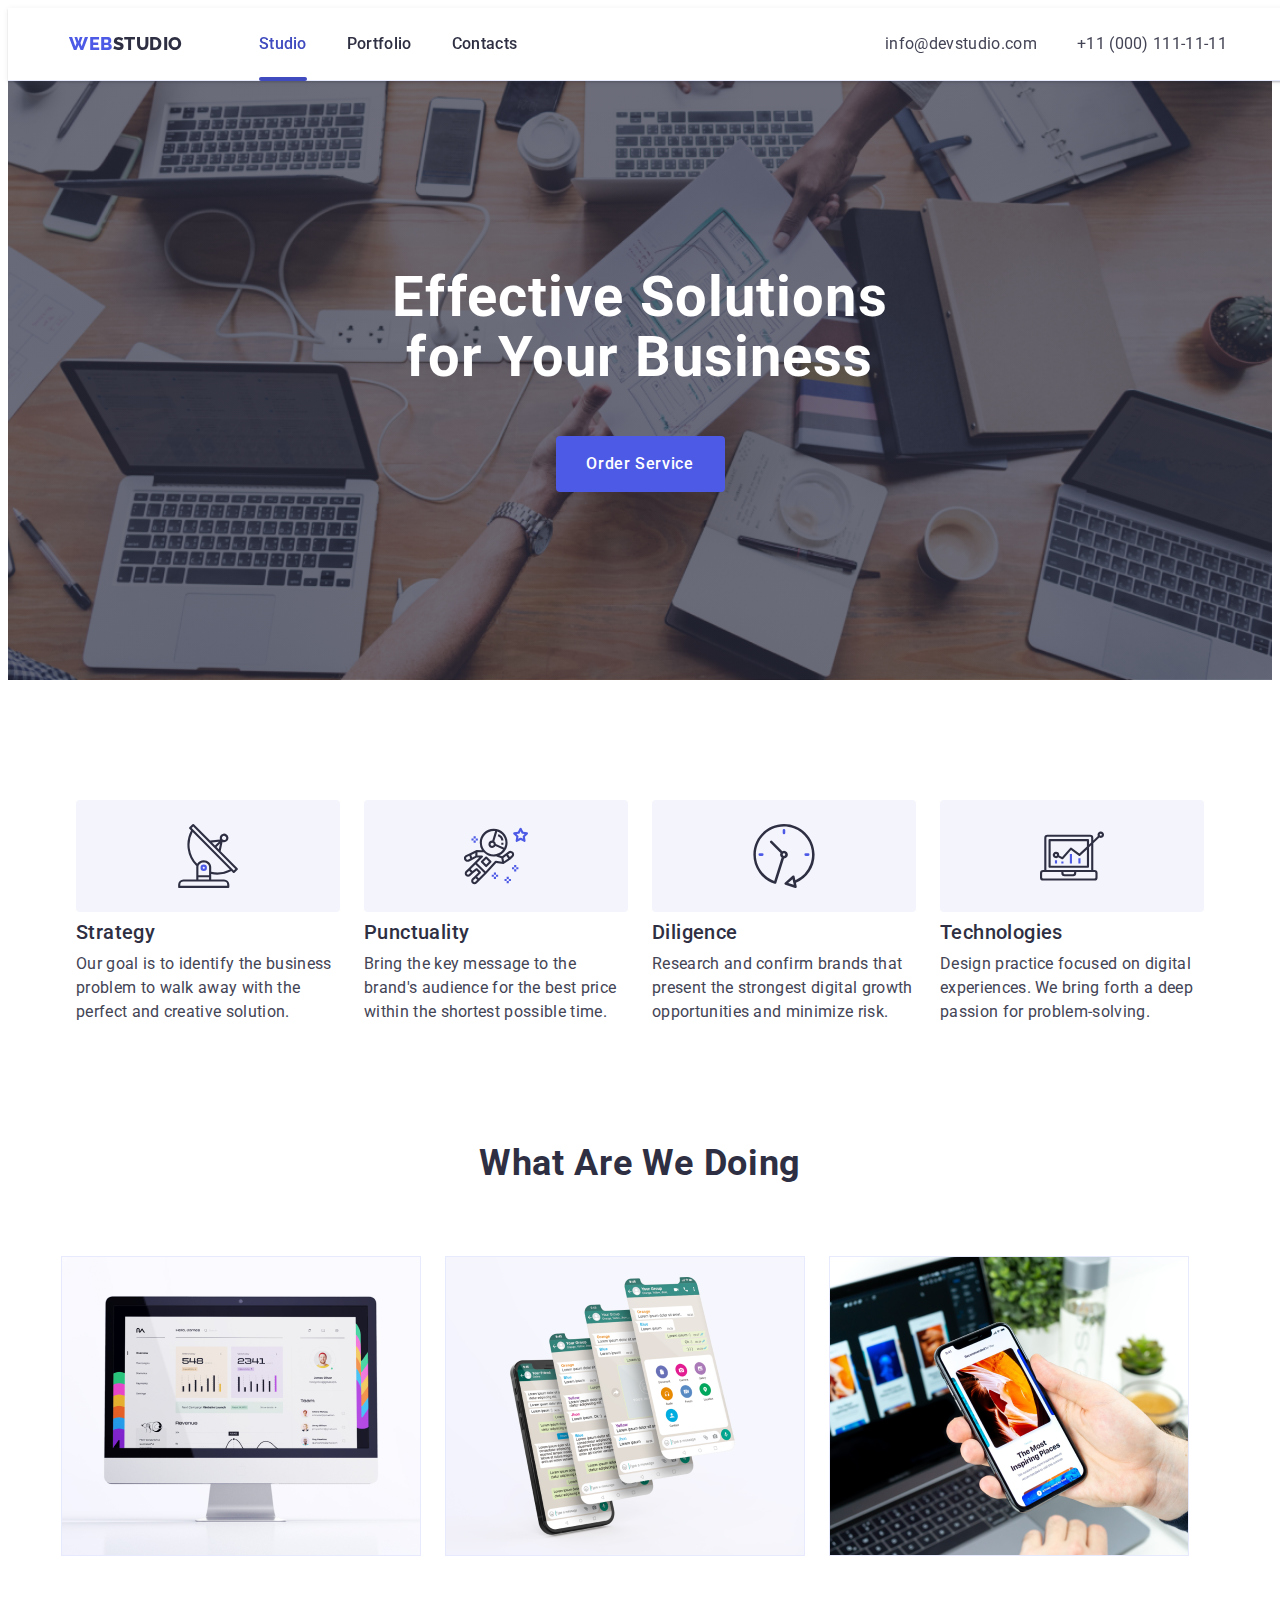
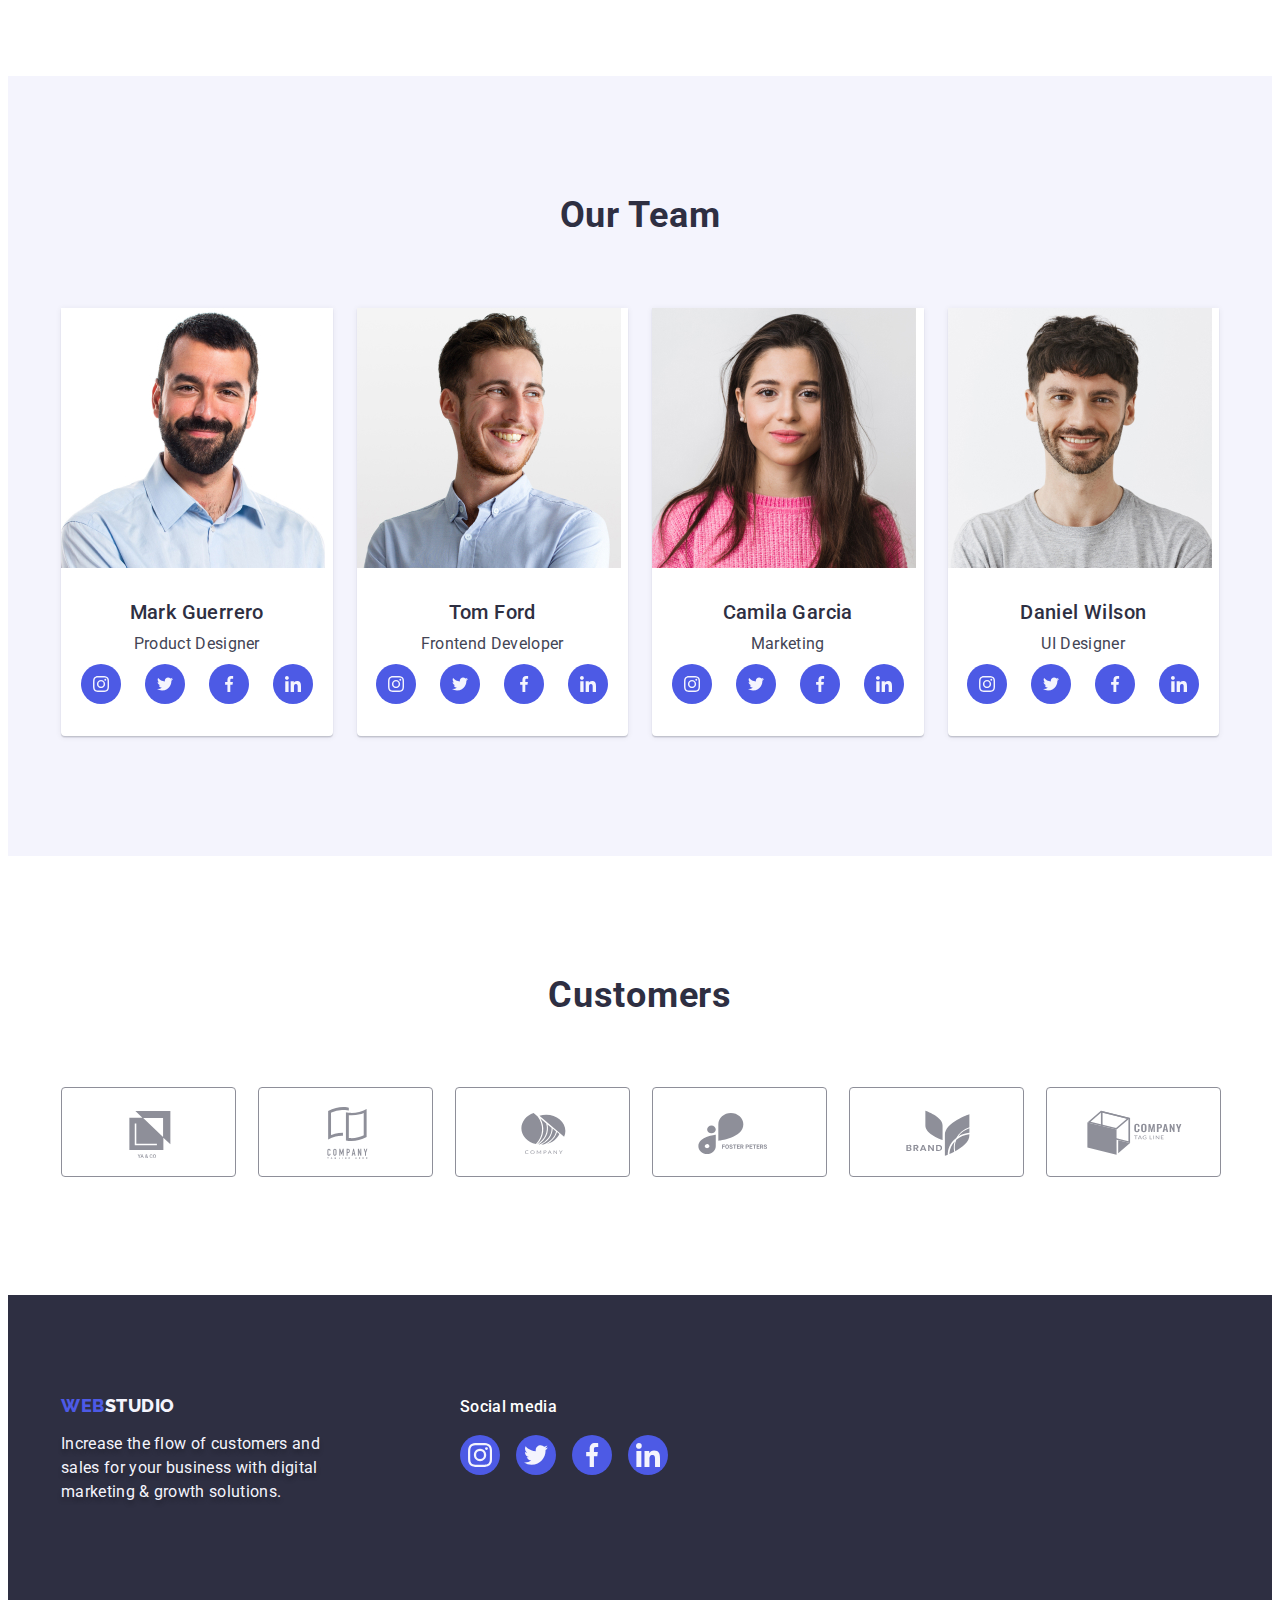
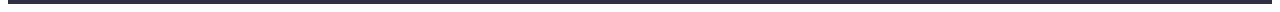
<file: index.html>
<!DOCTYPE html>
<html lang="en">
  <head>
    <meta charset="UTF-8" />
    <meta http-equiv="X-UA-Compatible" content="IE=edge" />
    <meta name="viewport" content="width=device-width, initial-scale=1.0" />
    <title>STUDIO</title>
    <link
      rel="stylesheet"
      href="https://cdnjs.cloudflare.com/ajax/libs/modern-normalize/1.1.0/modern-normalize.min.css"
      integrity="sha512-wpPYUAdjBVSE4KJnH1VR1HeZfpl1ub8YT/NKx4PuQ5NmX2tKuGu6U/JRp5y+Y8XG2tV+wKQpNHVUX03MfMFn9Q=="
      crossorigin="anonymous"
      referrerpolicy="no-referrer"
    />
    <link rel="preconnect" href="https://fonts.googleapis.com" />
    <link rel="preconnect" href="https://fonts.gstatic.com" crossorigin />
    <link
      href="https://fonts.googleapis.com/css2?family=Raleway:wght@800&family=Roboto:wght@400;500;700&display=swap"
      rel="stylesheet"
    />
    <link rel="stylesheet" href="./css/style.css" />
  </head>
  <body>
    <!-- Header -->
    <header class="header">
      <div class="container header-page">
        <nav class="navigation list">
          <a class="logo link" href="./index.html"
            >Web<span class="studio">Studio</span></a
          >
          <ul class="nav list">
            <li>
              <a class="nav-page active link" href="./index.html">Studio</a>
            </li>
            <li>
              <a class="nav-page link" href="./portfolio.html">Portfolio</a>
            </li>
            <li><a class="nav-page link" href="">Contacts</a></li>
          </ul>
        </nav>
        <address class="address">
          <ul class="data list">
            <li>
              <a class="data-item link" href="mailto:info@devstudio.com"
                >info@devstudio.com</a
              >
            </li>
            <li>
              <a class="data-item link" href="tel:+110001111111"
                >+11 (000) 111-11-11</a
              >
            </li>
          </ul>
        </address>
      </div>
    </header>
    <!-- main -->
    <main>
      <!-- section 1  -->
      <section class="title">
        <div class="container cont-title">
          <h1 class="title-about">Effective Solutions for Your Business</h1>
          <button data-modal-open class="title-btn" type="button">
            Order Service
          </button>
        </div>
      </section>
      <!-- section 2 -->
      <section class="feature">
        <div class="container">
          <h2 class="feature-hidden">fuature</h2>
          <ul class="feature-items list">
            <li class="feature-list">
              <div class="feature-div-icon">
                <svg width="64" height="64" class="feature-icon">
                  <use href="./images/icons.svg#antenna"></use>
                </svg>
              </div>
              <h3 class="feature-sub">Strategy</h3>
              <p class="feature-sub-deck">
                Our goal is to identify the business problem to walk away with
                the perfect and creative solution.
              </p>
            </li>
            <li class="feature-list">
              <div class="feature-div-icon">
                <svg width="64" height="64" class="feature-icon">
                  <use href="./images/icons.svg#astronaut"></use>
                </svg>
              </div>
              <h3 class="feature-sub">Punctuality</h3>
              <p class="feature-sub-deck">
                Bring the key message to the brand's audience for the best price
                within the shortest possible time.
              </p>
            </li>
            <li class="feature-list">
              <div class="feature-div-icon">
                <svg width="64" height="64" class="feature-icon">
                  <use href="./images/icons.svg#clock"></use>
                </svg>
              </div>
              <h3 class="feature-sub">Diligence</h3>
              <p class="feature-sub-deck">
                Research and confirm brands that present the strongest digital
                growth opportunities and minimize risk.
              </p>
            </li>
            <li class="feature-list">
              <div class="feature-div-icon">
                <svg width="64" height="64" class="feature-icon">
                  <use href="./images/icons.svg#diagram"></use>
                </svg>
              </div>
              <h3 class="feature-sub">Technologies</h3>
              <p class="feature-sub-deck">
                Design practice focused on digital experiences. We bring forth a
                deep passion for problem-solving.
              </p>
            </li>
          </ul>
        </div>
      </section>
      <!-- section 3  -->
      <section class="work-title">
        <div class="container">
          <h2 class="works">What are we doing</h2>
          <ul class="works-list list">
            <li class="work-img">
              <img src="./images/feature/pc.jpg" alt="pc" width="360" />
            </li>
            <li class="work-img">
              <img src="./images/feature/tp.jpg" alt="tp" width="360" />
            </li>
            <li class="work-img">
              <img src="./images/feature/tp+pc.jpg" alt="pc+tp" width="360" />
            </li>
          </ul>
        </div>
      </section>

      <!-- section 4 -->
      <section class="team-title">
        <div class="container">
          <h2 class="team">Our Team</h2>
          <ul class="team-list list">
            <li class="team-img">
              <img src="./images/Face/MARK.jpg" alt="Mark" width="264" />
              <div class="img-desk">
                <h3 class="team-name">Mark Guerrero</h3>
                <p class="team-desc">Product Designer</p>
                <ul class="team-ul list">
                  <li class="team-li">
                    <a class="team-a" href="">
                      <svg width="16" height="16" class="team-svg">
                        <use href="./images/icons.svg#instagram"></use>
                      </svg>
                    </a>
                  </li>
                  <li class="team-li">
                    <a class="team-a" href="">
                      <svg width="16" height="16" class="team-svg">
                        <use href="./images/icons.svg#twitter"></use>
                      </svg>
                    </a>
                  </li>
                  <li class="team-li">
                    <a class="team-a" href="">
                      <svg width="16" height="16" class="team-svg">
                        <use href="./images/icons.svg#facebook"></use>
                      </svg>
                    </a>
                  </li>
                  <li class="team-li">
                    <a class="team-a" href="">
                      <svg width="16" height="16" class="team-svg">
                        <use href="./images/icons.svg#linkedin"></use>
                      </svg>
                    </a>
                  </li>
                </ul>
              </div>
            </li>
            <li class="team-img">
              <img src="./images/Face/TOM.jpg" alt="Tom" width="264" />
              <div class="img-desk">
                <h3 class="team-name">Tom Ford</h3>
                <p class="team-desc">Frontend Developer</p>
                <ul class="team-ul list">
                  <li class="team-li">
                    <a class="team-a" href="">
                      <svg width="16" height="16" class="team-svg">
                        <use href="./images/icons.svg#instagram"></use>
                      </svg>
                    </a>
                  </li>
                  <li class="team-li">
                    <a class="team-a" href="">
                      <svg width="16" height="16" class="team-svg">
                        <use href="./images/icons.svg#twitter"></use>
                      </svg>
                    </a>
                  </li>
                  <li class="team-li">
                    <a class="team-a" href="">
                      <svg width="16" height="16" class="team-svg">
                        <use href="./images/icons.svg#facebook"></use>
                      </svg>
                    </a>
                  </li>
                  <li class="team-li">
                    <a class="team-a" href="">
                      <svg width="16" height="16" class="team-svg">
                        <use href="./images/icons.svg#linkedin"></use>
                      </svg>
                    </a>
                  </li>
                </ul>
              </div>
            </li>
            <li class="team-img">
              <img src="./images/Face/rfkdwsz.jpg" alt="Camila" width="264" />
              <div class="img-desk">
                <h3 class="team-name">Camila Garcia</h3>
                <p class="team-desc">Marketing</p>
                <ul class="team-ul list">
                  <li class="team-li">
                    <a class="team-a" href="">
                      <svg width="16" height="16" class="team-svg">
                        <use href="./images/icons.svg#instagram"></use>
                      </svg>
                    </a>
                  </li>
                  <li class="team-li">
                    <a class="team-a" href="">
                      <svg width="16" height="16" class="team-svg">
                        <use href="./images/icons.svg#twitter"></use>
                      </svg>
                    </a>
                  </li>
                  <li class="team-li">
                    <a class="team-a" href="">
                      <svg width="16" height="16" class="team-svg">
                        <use href="./images/icons.svg#facebook"></use>
                      </svg>
                    </a>
                  </li>
                  <li class="team-li">
                    <a class="team-a" href="">
                      <svg width="16" height="16" class="team-svg">
                        <use href="./images/icons.svg#linkedin"></use>
                      </svg>
                    </a>
                  </li>
                </ul>
              </div>
            </li>
            <li class="team-img">
              <img src="./images/Face/dskcjy.jpg" alt="DAinel" width="264" />
              <div class="img-desk">
                <h3 class="team-name">Daniel Wilson</h3>
                <p class="team-desc">UI Designer</p>

                <ul class="team-ul list">
                  <li class="team-li">
                    <a class="team-a" href="">
                      <svg width="16" height="16" class="team-svg">
                        <use href="./images/icons.svg#instagram"></use>
                      </svg>
                    </a>
                  </li>
                  <li class="team-li">
                    <a class="team-a" href="">
                      <svg width="16" height="16" class="team-svg">
                        <use href="./images/icons.svg#twitter"></use>
                      </svg>
                    </a>
                  </li>
                  <li class="team-li">
                    <a class="team-a" href="">
                      <svg width="16" height="16" class="team-svg">
                        <use href="./images/icons.svg#facebook"></use>
                      </svg>
                    </a>
                  </li>
                  <li class="team-li">
                    <a class="team-a" href="">
                      <svg width="16" height="16" class="team-svg">
                        <use href="./images/icons.svg#linkedin"></use>
                      </svg>
                    </a>
                  </li>
                </ul>
              </div>
            </li>
          </ul>
        </div>
        <!-- section 5 -->
      </section>
      <section class="customers">
        <div class="container">
          <h2 class="customers-head">Customers</h2>
          <ul class="customers-ul list">
            <li class="customers-li">
              <a class="customers-link" href="">
                <svg width="104" height="56" class="customers-icon">
                  <use href="./images/icons.svg#logo-1"></use>
                </svg>
              </a>
            </li>
            <li class="customers-li">
              <a class="customers-link" href="">
                <svg width="104" height="56" class="customers-icon">
                  <use href="./images/icons.svg#logo-2"></use>
                </svg>
              </a>
            </li>
            <li class="customers-li">
              <a class="customers-link" href="">
                <svg width="104" height="56" class="customers-icon">
                  <use href="./images/icons.svg#logo-3"></use>
                </svg>
              </a>
            </li>
            <li class="customers-li">
              <a class="customers-link" href="">
                <svg width="104" height="56" class="customers-icon">
                  <use href="./images/icons.svg#logo-4"></use>
                </svg>
              </a>
            </li>
            <li class="customers-li">
              <a class="customers-link" href="">
                <svg width="104" height="56" class="customers-icon">
                  <use href="./images/icons.svg#logo-5"></use>
                </svg>
              </a>
            </li>
            <li class="customers-li">
              <a class="customers-link" href="">
                <svg width="104" height="56" class="customers-icon">
                  <use href="./images/icons.svg#logo-6"></use>
                </svg>
              </a>
            </li>
          </ul>
        </div>
      </section>
    </main>
    <!-- Footer -->
    <footer class="footer">
      <div class="container footer-div">
        <div class="containe footer-div-log">
          <a class="logo-foot link" href="./index.html"
            >Web<span class="studio-foot">Studio</span></a
          >
          <p class="footer-desc">
            Increase the flow of customers and sales for your business with
            digital marketing & growth solutions.
          </p>
        </div>
        <div class="container footer-div-soc">
          <p class="social">Social media</p>
          <ul class="social-ul list">
            <li class="social-li">
              <a class="social-a" href="">
                <svg width="24" height="24" class="social-svg">
                  <use href="./images/icons.svg#instagram"></use>
                </svg>
              </a>
            </li>
            <li class="social-li">
              <a class="social-a" href="">
                <svg width="24" height="24" class="social-svg">
                  <use href="./images/icons.svg#twitter"></use>
                </svg>
              </a>
            </li>
            <li class="social-li">
              <a class="social-a" href="">
                <svg width="24" height="24" class="social-svg">
                  <use href="./images/icons.svg#facebook"></use>
                </svg>
              </a>
            </li>
            <li class="social-li">
              <a class="social-a" href="">
                <svg width="24" height="24" class="social-svg">
                  <use href="./images/icons.svg#linkedin"></use>
                </svg>
              </a>
            </li>
          </ul>
        </div>
      </div>
    </footer>
    <!-- Module Window -->
    <div class="backdrop is-hidden" data-modal>
      <div class="thumb-div">
        <button data-modal-close type="button" class="thumb-btn">
          <svg width="8" height="8" class="thumb-svg">
            <use href="./images/icons.svg#icon-close"></use>
          </svg>
        </button>
      </div>
    </div>
    <script src="./js/modal.js"></script>
  </body>
</html>
</file>
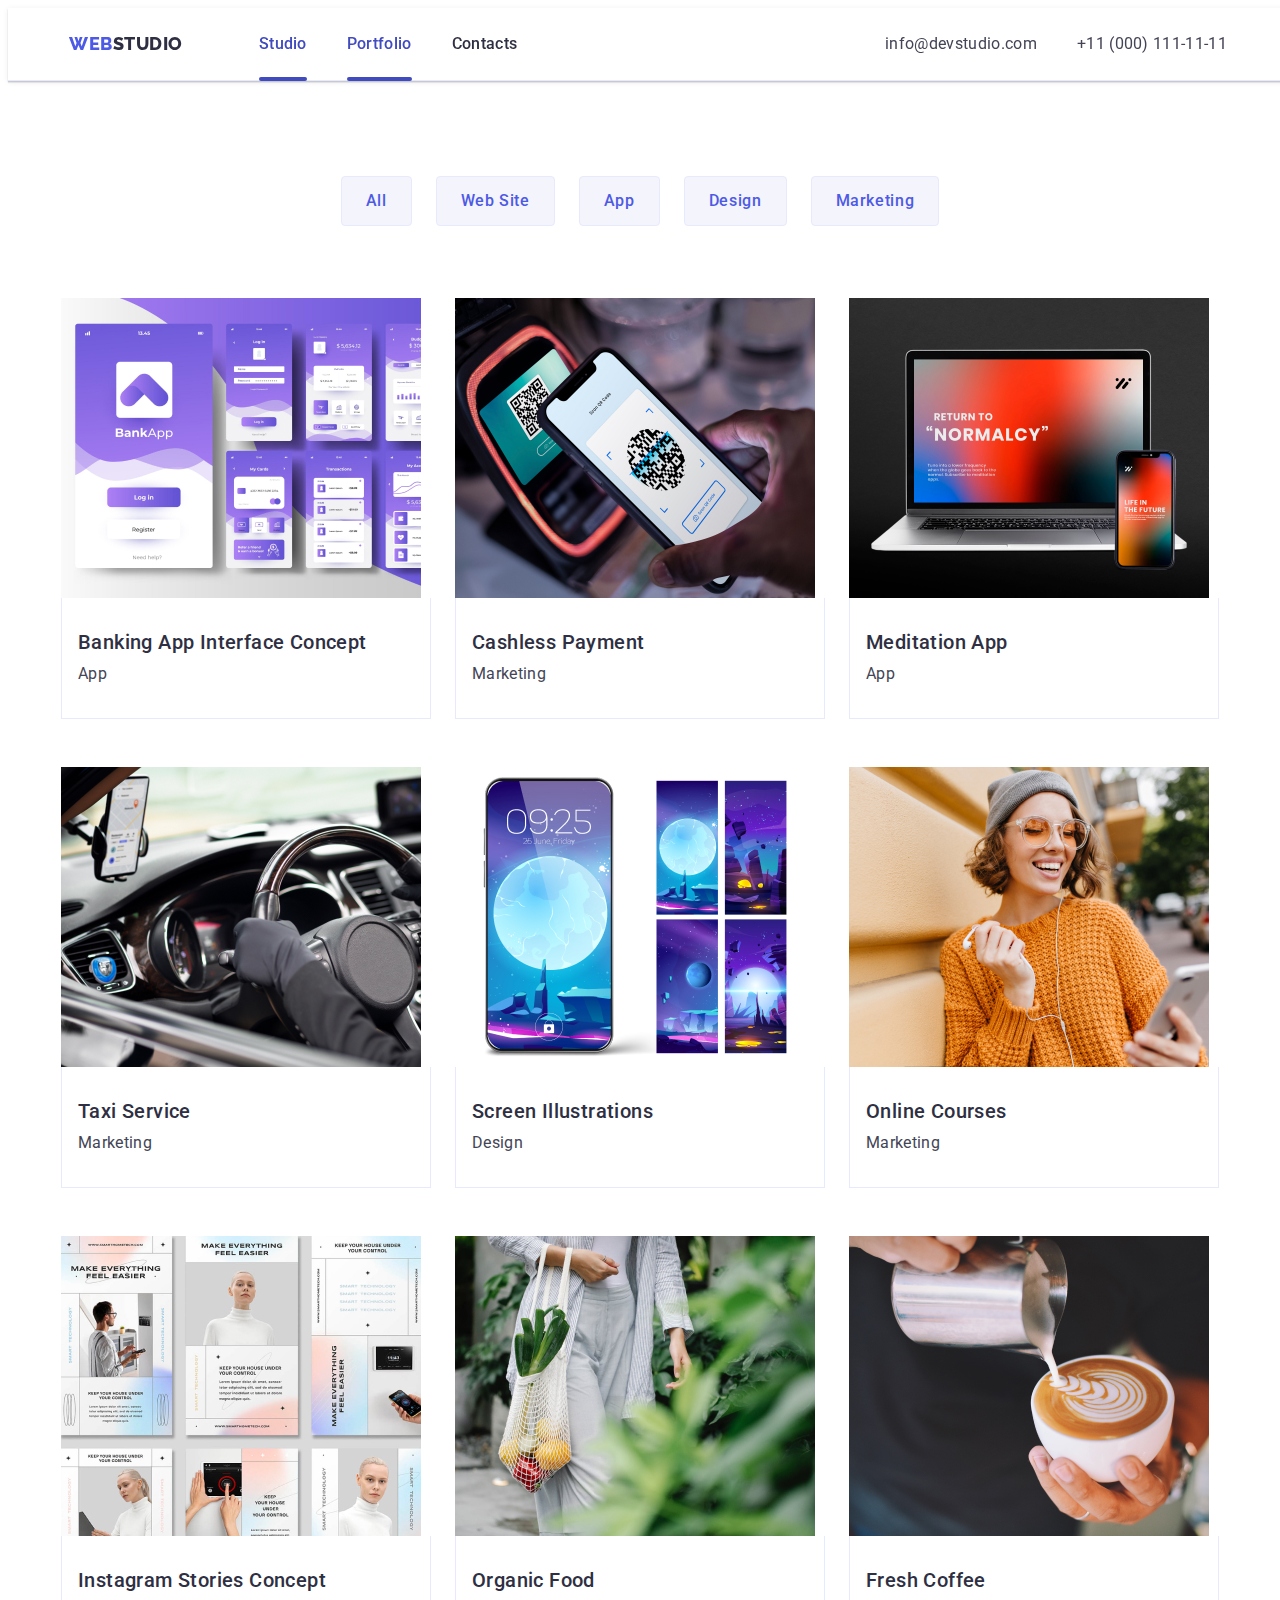
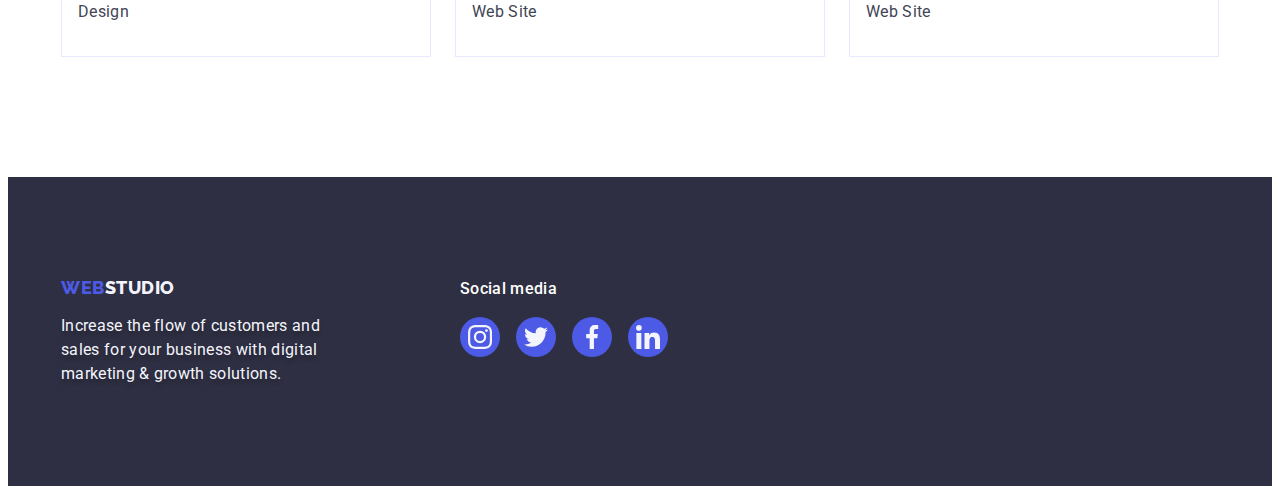
<file: portfolio.html>
<!DOCTYPE html>
<html lang="en">
  <head>
    <meta charset="UTF-8" />
    <meta http-equiv="X-UA-Compatible" content="IE=edge" />
    <meta name="viewport" content="width=device-width, initial-scale=1.0" />
    <title>Portfolio</title>
    <link
      rel="stylesheet"
      href="https://cdnjs.cloudflare.com/ajax/libs/modern-normalize/1.1.0/modern-normalize.min.css"
      integrity="sha512-wpPYUAdjBVSE4KJnH1VR1HeZfpl1ub8YT/NKx4PuQ5NmX2tKuGu6U/JRp5y+Y8XG2tV+wKQpNHVUX03MfMFn9Q=="
      crossorigin="anonymous"
      referrerpolicy="no-referrer"
    />
    <link rel="preconnect" href="https://fonts.googleapis.com" />
    <link rel="preconnect" href="https://fonts.gstatic.com" crossorigin />
    <link
      href="https://fonts.googleapis.com/css2?family=Raleway:wght@800&family=Roboto:wght@400;500;700&display=swap"
      rel="stylesheet"
    />
    <link rel="stylesheet" href="./css/style.css" />
  </head>
  <body>
    <!-- head -->
    <header class="header">
      <div class="container header-page">
        <nav class="navigation list">
          <a class="logo link" href="./index.html"
            >Web<span class="studio">Studio</span></a
          >
          <ul class="nav list">
            <li>
              <a class="nav-page active link" href="./index.html">Studio</a>
            </li>
            <li>
              <a class="nav-page active link" href="./portfolio.html"
                >Portfolio</a
              >
            </li>
            <li>
              <a class="nav-page link" href="">Contacts</a>
            </li>
          </ul>
        </nav>
        <address class="address">
          <ul class="data list">
            <li>
              <a class="data-item link" href="mailto:info@devstudio.com"
                >info@devstudio.com</a
              >
            </li>
            <li>
              <a class="data-item link" href="tel:+110001111111"
                >+11 (000) 111-11-11</a
              >
            </li>
          </ul>
        </address>
      </div>
    </header>
    <!-- main -->
    <main>
      <!-- filtter btn -->
      <section class="button-title list">
        <div class="container">
          <h1 class="feature-hidden">portfolio</h1>
          <ul class="btn-list list">
            <li class="btn-item">
              <button class="btn" type="button">All</button>
            </li>
            <li class="btn-item">
              <button class="btn" type="button">Web Site</button>
            </li>
            <li class="btn-item">
              <button class="btn" type="button">App</button>
            </li>
            <li class="btn-item">
              <button class="btn" type="button">Design</button>
            </li>
            <li class="btn-item">
              <button class="btn" type="button">Marketing</button>
            </li>
          </ul>
          <ul class="row-list list">
            <li class="row-item ">
              <a class="row-link link" href="">
                <div class="row-thumb">
                  <img
                    src="./images/portf/banking.jpg"
                    alt="banking-App"
                    width="360"
                  />
                  <p class="overlay">
                    14 Stylish and User-Friendly App Design Concepts · Task
                    Manager App · Calorie Tracker App · Exotic Fruit Ecommerce
                    App · Cloud Storage App
                  </p>
                </div>
                <div class="row-div">
                  <h2 class="row-img-caption">Banking App Interface Concept</h2>
                  <p class="row-img-desc">App</p>
                </div>
              </a>
            </li>
            <li class="row-item ">
              <a class="row-link link" href="">
                <div class="row-thumb">
                  <img
                    src="./images/portf/payment.jpg"
                    alt="Cashless-Payment"
                    width="360"
                  />
                  <p class="overlay">
                    14 Stylish and User-Friendly App Design Concepts · Task
                    Manager App · Calorie Tracker App · Exotic Fruit Ecommerce
                    App · Cloud Storage App
                  </p>
                </div>
                <div class="row-div">
                  <h2 class="row-img-caption">Cashless Payment</h2>
                  <p class="row-img-desc">Marketing</p>
                </div>
              </a>
            </li>
            <li class="row-item ">
              <a class="row-link link" href="">
                <div class="row-thumb">
                  <img
                    src="./images/portf/meditation.jpg"
                    alt="Meditation-App"
                    width="360"
                  />
                  <p class="overlay">
                    14 Stylish and User-Friendly App Design Concepts · Task
                    Manager App · Calorie Tracker App · Exotic Fruit Ecommerce
                    App · Cloud Storage App
                  </p>
                </div>
                <div class="row-div">
                  <h2 class="row-img-caption">Meditation App</h2>
                  <p class="row-img-desc">App</p>
                </div>
              </a>
            </li>
            <li class="row-item ">
              <a class="row-link link" href="">
                <div class="row-thumb">
                  <img
                    src="./images/portf/taxi.jpg"
                    alt="Taxi-Service"
                    width="360"
                  />
                  <p class="overlay">
                    14 Stylish and User-Friendly App Design Concepts · Task
                    Manager App · Calorie Tracker App · Exotic Fruit Ecommerce
                    App · Cloud Storage App
                  </p>
                </div>

                <div class="row-div">
                  <h2 class="row-img-caption">Taxi Service</h2>
                  <p class="row-img-desc">Marketing</p>
                </div>
              </a>
            </li>
            <li class="row-item">
              <a class="row-link link" href="">
                <div class="row-thumb">
                  <img
                    src="./images/portf/phone.jpg"
                    alt="Screen-Illustrations"
                    width="360"
                  />
                  <p class="overlay">
                    14 Stylish and User-Friendly App Design Concepts · Task
                    Manager App · Calorie Tracker App · Exotic Fruit Ecommerce
                    App · Cloud Storage App
                  </p>
                </div>
                <div class="row-div">
                  <h2 class="row-img-caption">Screen Illustrations</h2>
                  <p class="row-img-desc">Design</p>
                </div>
              </a>
            </li>
            <li class="row-item ">
              <a class="row-link link" href="">
                <div class="row-thumb">
                  <img
                    src="./images/portf/online.jpg"
                    alt="Online-Courses"
                    width="360"
                  />
                  <p class="overlay">
                    14 Stylish and User-Friendly App Design Concepts · Task
                    Manager App · Calorie Tracker App · Exotic Fruit Ecommerce
                    App · Cloud Storage App
                  </p>
                </div>
                <div class="row-div">
                  <h2 class="row-img-caption">Online Courses</h2>
                  <p class="row-img-desc">Marketing</p>
                </div></a
              >
            </li>
            <li class="row-item">
              <a class="row-link link" href="">
                <div class="row-thumb">
                  <img
                    src="./images/portf/insta.jpg"
                    alt="Instagram-Stories-Concept"
                    width="360"
                  />
                  <p class="overlay">
                    14 Stylish and User-Friendly App Design Concepts · Task
                    Manager App · Calorie Tracker App · Exotic Fruit Ecommerce
                    App · Cloud Storage App
                  </p>
                </div>
                <div class="row-div">
                  <h2 class="row-img-caption">Instagram Stories Concept</h2>
                  <p class="row-img-desc">Design</p>
                </div>
              </a>
            </li>
            <li class="row-item">
              <a class="row-link link" href="">
                <div class="row-thumb">
                  <img
                    src="./images/portf/organic.jpg"
                    alt="Organic-Food"
                    width="360"
                  />
                  <p class="overlay">
                    14 Stylish and User-Friendly App Design Concepts · Task
                    Manager App · Calorie Tracker App · Exotic Fruit Ecommerce
                    App · Cloud Storage App
                  </p>
                </div>
                <div class="row-div">
                  <h2 class="row-img-caption">Organic Food</h2>
                  <p class="row-img-desc">Web Site</p>
                </div></a
              >
            </li>
            <li class="row-item">
              <a class="row-link link" href="">
                <div class="row-thumb">
                  <img
                    src="./images/portf/coffe.jpg"
                    alt="Fresh-Coffee"
                    width="360"
                  />
                  <p class="overlay">
                    14 Stylish and User-Friendly App Design Concepts · Task
                    Manager App · Calorie Tracker App · Exotic Fruit Ecommerce
                    App · Cloud Storage App
                  </p>
                </div>
                <div class="row-div">
                  <h2 class="row-img-caption">Fresh Coffee</h2>
                  <p class="row-img-desc">Web Site</p>
                </div>
              </a>
            </li>
          </ul>
        </div>
      </section>
    </main>
    <!-- footer -->

    <footer class="footer">
      <div class="container footer-div">
        <div class="containe footer-div-log">
          <a class="logo-foot link" href="./index.html"
            >Web<span class="studio-foot">Studio</span></a
          >
          <p class="footer-desc">
            Increase the flow of customers and sales for your business with
            digital marketing & growth solutions.
          </p>
        </div>
        <div class="container footer-div-soc">
          <p class="social">Social media</p>
          <ul class="social-ul list">
            <li class="social-li">
              <a class="social-a" href="">
                <svg width="24" height="24" class="social-svg">
                  <use href="./images/icons.svg#instagram"></use>
                </svg>
              </a>
            </li>
            <li class="social-li">
              <a class="social-a" href="">
                <svg width="24" height="24" class="social-svg">
                  <use href="./images/icons.svg#twitter"></use>
                </svg>
              </a>
            </li>
            <li class="social-li">
              <a class="social-a" href="">
                <svg width="24" height="24" class="social-svg">
                  <use href="./images/icons.svg#facebook"></use>
                </svg>
              </a>
            </li>
            <li class="social-li">
              <a class="social-a" href="">
                <svg width="24" height="24" class="social-svg">
                  <use href="./images/icons.svg#linkedin"></use>
                </svg>
              </a>
            </li>
          </ul>
        </div>
      </div>
    </footer>
  </body>
</html>
</file>
<file: css/style.css>
:root {
  --main-text-color: #434455;
  --section-text-color: #2e2f42;
  --btn-color-text: #4d5ae5;
  --btn-color-back: #f4f4fd;
  --hover-calor: #ffffff;
  --hover-back: #404bbf;
  --border-btn: #e7e9fc;
  --col-item: #8e8f99;
}

.link {
  text-decoration: none;
}
.list {
  list-style: none;
}

body {
  font-family: "Roboto", sans-serif;
  background-color: var(--hover-calor);
  color: var(--main-text-color);
}

/* header */
.container {
  width: 1158px;
  margin: 0 auto;
  padding: 0 15px;
}

.header {
  position: fixed;
  z-index: 10;
  width: 100%;
  display: flex;
  background-color: var(--hover-calor);
  border-bottom: 1px solid var(--border-btn);
  box-shadow: 0px 2px 1px rgba(46, 47, 66, 0.08),
    0px 1px 1px rgba(46, 47, 66, 0.16), 0px 1px 6px rgba(46, 47, 66, 0.08);
}

.header-page {
  display: flex;
}
.logo {
  color: var(--btn-color-text);
  font-family: "Raleway", sans-serif;
  font-weight: 800;
  font-size: 18px;
  line-height: 1.17;
  letter-spacing: 0.03em;
  text-transform: uppercase;
  margin-right: 76px;
}
.studio {
  color: var(--section-text-color);
}

.nav {
  display: flex;
  align-items: center;
  gap: 40px;
  margin: 0;
  padding-left: 0;
}
.navigation {
  display: flex;
  align-items: center;
  margin-right: auto;
}

.nav-page {
  font-weight: 500;
  font-size: 16px;
  line-height: 1.5;
  letter-spacing: 0.02em;
  color: var(--section-text-color);
  padding: 24px 0;
  display: block;
  position: relative;
  transition: color 250ms cubic-bezier(0.4, 0, 0.2, 1);
}

.nav-page::after {
  content: "";
  bottom: -1px;
  left: 0;
  position: absolute;
  display: block;
  width: 100%;
  height: 4px;
  border-radius: 2px;
}

.nav-page.active {
  color: var(--hover-back);
}

.nav-page.active::after {
  background: var(--hover-back);
}

.nav-page:hover,
.nav-page:focus {
  color: var(--hover-back);
}

.address {
  font-style: normal;
}

.data {
  display: flex;
  gap: 40px;
  margin: 0;
  padding-left: 0;
}

.data-item {
  font-weight: 400;
  font-size: 16px;
  line-height: 1.5;
  letter-spacing: 0.02em;
  color: var(--main-text-color);
  padding: 24px 0;
  display: block;
  transition: color 250ms cubic-bezier(0.4, 0, 0.2, 1);
}
.data-item:hover,
.data-item:focus {
  color: var(--hover-back);
}

/* 1 section */
.title {
  background-color: var(--section-text-color);
  padding: 260px 0 188px ;
  background-image: linear-gradient(
      rgba(46, 47, 66, 0.7),
      rgba(46, 47, 66, 0.7)
    ),
    url(../images/BG/people-office.jpeg);
  background-repeat: no-repeat;
  background-position: center;
  max-width: 1440px;
  background-size: cover;
  margin-left: auto;
  margin-right: auto;
}

.title-about {
  font-size: 56px;
  line-height: 1.07;
  text-align: center;
  letter-spacing: 0.02em;
  color: var(--hover-calor);
  max-width: 496px;
  margin: 0 auto;
}
.title-btn {
  background-color: var(--btn-color-text);
  font-family: "Roboto", sans-serif;
  font-weight: 500;
  font-size: 16px;
  line-height: 1.5;
  letter-spacing: 0.04em;
  color: var(--hover-calor);
  cursor: pointer;
  display: block;
  min-width: 169px;
  height: 56px;
  border: none;
  border-radius: 4px;
  margin: 48px auto 0;
  transition: background-color 250ms cubic-bezier(0.4, 0, 0.2, 1);
}

.title-btn:hover,
.title-btn:focus {
  background-color: var(--hover-back);
}

/* 2 section */

.feature-hidden {
  position: absolute;
  width: 1px;
  height: 1px;
  margin: -1px;
  border: 0;
  padding: 0;
  white-space: nowrap;
  clip-path: inset(100%);
  clip: rect(0 0 0 0);
  overflow: hidden;
}

.feature-items {
  gap: 24px;
  display: flex;
  justify-content: center;
  flex-basis: calc((100% - 3 * 24px) / 4);
  padding-left: 0;
  margin-top: 0;
  margin-bottom: 0;
}

.feature-sub {
  font-weight: 500;
  font-size: 20px;
  line-height: 1.2;
  letter-spacing: 0.02em;
  color: var(--section-text-color);
  margin: 0 0 8px 0;
  display: inline-block;
}
.feature-sub-deck {
  font-size: 16px;
  line-height: 24px;
  letter-spacing: 0.02em;
  max-width: 264px;
  margin: 0;
}
.feature {
  padding: 120px 0;
}

.feature-div-icon {
  display: flex;
  align-items: center;
  justify-content: center;
  width: 264px;
  height: 112px;
  background-color: var(--btn-color-back);
  border-radius: 4px;
  margin-bottom: 8px;
}

/* 3 section */

.works {
  font-size: 36px;
  line-height: 1.11;
  text-align: center;
  letter-spacing: 0.02em;
  text-transform: capitalize;
  color: var(--section-text-color);
  margin-bottom: 72px;
  margin-top: 0;
}

.work-title {
  padding-bottom: 120px;
}

.works-list {
  display: flex;
  gap: 24px;
  padding-left: 0;
  margin: 0;
}

.works-img {
  width: calc((100% - 48px) / 3);
}

/* 4 section */
.team-title {
  background-color: var(--btn-color-back);
  padding: 120px 0;
}
.team {
  font-size: 36px;
  line-height: 1.11;
  text-align: center;
  letter-spacing: 0.02em;
  text-transform: capitalize;
  color: var(--section-text-color);
  margin-bottom: 72px;
  margin-top: 0;
}

.team-list {
  display: flex;
  gap: 24px;
  padding: 0;
  margin: 0;
}
.team-img {
  background-color: var(--hover-calor);
  width: calc((100% - 72px) / 4);
  border-radius: 0px 0px 4px 4px;
  box-shadow: 0px 1px 6px rgba(46, 47, 66, 0.08),
    0px 1px 1px rgba(46, 47, 66, 0.16), 0px 2px 1px rgba(46, 47, 66, 0.08);
}
.img-desk {
  padding: 32px 16px;
  padding: 32px 0;
}

.team-name {
  font-weight: 500;
  font-size: 20px;
  line-height: 1.2;
  letter-spacing: 0.02em;
  color: var(--section-text-color);
  text-align: center;
  margin: 0 0 8px 0;
}

.team-desc {
  font-size: 16px;
  line-height: 1.5;
  letter-spacing: 0.02em;
  color: var(--main-text-color);
  text-align: center;
  margin: 0 0 8px 0;
}

.team-ul {
  display: flex;
  justify-content: center;
  gap: 24px;
  padding-left: 0;
}

.team-a {
  width: 40px;
  height: 40px;
  background-color: var(--btn-color-text);
  border-radius: 50%;
  display: flex;
  justify-content: center;
  align-items: center;
  transition: background-color 250ms cubic-bezier(0.4, 0, 0.2, 1);
}
.team-a:hover,
.team-a:focus {
  background-color: var(--hover-back);
}

.team-svg {
  fill: var(--btn-color-back);
}

/* section 5 */

.customers {
  margin: 0;
  padding: 120px 0;
}

.customers-head {
  font-size: 36px;
  line-height: 1.1;
  text-align: center;
  letter-spacing: 0.02em;
  text-transform: capitalize;
  color: var(--section-text-color);
  margin-bottom: 72px;
  margin-top: 0;
}

.customers-ul {
  display: flex;
  margin: 0;
  padding-left: 0;
  gap: 24px;
  align-items: center;
  justify-content: center;
}

.customers-li {
  width: calc((100% - 120px) / 6);
  height: 88px;
}
.customers-link {
  width: 100%;
  height: 100%;
  border: 1px solid var(--col-item);
  border-radius: 4px;
  display: flex;
  justify-content: center;
  align-items: center;
  color: var(--col-item);
  transition: border-color 250ms cubic-bezier(0.4, 0, 0.2, 1),
    color 250ms cubic-bezier(0.4, 0, 0.2, 1);
}

.customers-icon {
  fill: currentColor;
}

.customers-link:hover,
.customers-link:focus,
.customers-icon:focus,
.customers-icon:hover {
  border-color: var(--hover-back);
  color: var(--hover-back);
}

/* fotter */
.footer {
  background-color: var(--section-text-color);
  padding: 100px 0;
  display: flex;
}
.logo-foot {
  color: var(--btn-color-text);
  font-family: "Raleway", sans-serif;
  font-weight: 800;
  font-size: 18px;
  line-height: 1.17;
  letter-spacing: 0.03em;
  text-transform: uppercase;
  display: inline-block;
  margin-bottom: 16px;
}
.studio-foot {
  color: var(--btn-color-back);
}
.footer-desc {
  font-size: 16px;
  line-height: 1.5;
  letter-spacing: 0.02em;
  color: var(--btn-color-back);
  text-shadow: 0px 4px 4px rgba(0, 0, 0, 0.25);
  max-width: 264px;
  margin: 0;
}

.footer-div {
  display: flex;
  align-items: baseline;
}
.footer-div-log {
  margin-right: 120px;
  min-width: 264px;
}

.social {
  font-weight: 500;
  font-size: 16px;
  line-height: 1.5;
  letter-spacing: 0.02em;
  color: var(--hover-calor);
  margin-bottom: 16px;
  margin-top: 0;
}

.social-ul {
  display: flex;
  gap: 16px;
  padding-left: 0;
  margin: 0;
}
.social-li {
  width: 40px;
  height: 40px;
}

.social-a {
  width: 100%;
  height: 100%;
  background-color: var(--btn-color-text);
  border-radius: 50%;
  display: flex;
  align-items: center;
  justify-content: center;
  transition: background-color 250ms cubic-bezier(0.4, 0, 0.2, 1);
}
.social-svg {
  fill: var(--btn-color-back);
}
.social-a:hover,
.social-a:focus {
  background-color: #31d0aa;
}

/* main Portfolio*/

.button-title {
  padding-top: 168px;
  padding-bottom: 120px;
}

.btn-list {
  display: flex;
  justify-content: center;
  gap: 24px;
  margin-bottom: 72px;
  padding-left: 0;
  margin-top: 0;
}

.btn {
  font-weight: 500;
  font-family: "Roboto", sans-serif;
  font-size: 16px;
  line-height: 1.5;
  letter-spacing: 0.04em;
  color: var(--btn-color-text);
  background-color: var(--btn-color-back);
  cursor: pointer;
  padding: 12px 24px;
  border: 1px solid var(--border-btn);
  border-radius: 4px;
  transition: color 250ms cubic-bezier(0.4, 0, 0.2, 1),
    background-color 250ms cubic-bezier(0.4, 0, 0.2, 1),
    border-color 250ms cubic-bezier(0.4, 0, 0.2, 1),
    box-shadow 250ms cubic-bezier(0.4, 0, 0.2, 1);
}
.btn:hover,
.btn:focus {
  transition: color 250ms cubic-bezier(0.4, 0, 0.2, 1),
    background-color 250ms cubic-bezier(0.4, 0, 0.2, 1),
    border-color 250ms cubic-bezier(0.4, 0, 0.2, 1),
    box-shadow 250ms cubic-bezier(0.4, 0, 0.2, 1);
  color: var(--hover-calor);
  background-color: var(--hover-back);
  border: 1px solid transparent;
  box-shadow: 0px 3px 1px rgba(0, 0, 0, 0.1), 0px 2px 1px rgba(0, 0, 0, 0.08),
    0px 2px 2px rgba(0, 0, 0, 0.12);
}

.row-list {
  flex-wrap: wrap;
  display: flex;
  row-gap: 48px;
  column-gap: 24px;
  padding-left: 0;
  margin: 0;
}
.row-item {
  width: calc((100% - 48px) / 3);
  transition: box-shadow 250ms cubic-bezier(0.4, 0, 0.2, 1);
}

.row-thumb {
  position: relative;
  overflow: hidden;
}

.overlay {
  position: absolute;
  top: 0;
  left: 0;
  width: 100%;
  height: 100%;
  padding: 40px 32px;
  background-color: var(--btn-color-text);
  transform: translateY(100%);
  transition: transform 250ms cubic-bezier(0.4, 0, 0.2, 1);
  color: var(--btn-color-back);
  line-height: 1.5;
  letter-spacing: 0.02em;
  margin: 0;
  font-size: 16px;
}


.row-link {
  display: block;
  transition: box-shadow 250ms cubic-bezier(0.4, 0, 0.2, 1);

}

.row-link:hover .overlay ,
.row-link:focus .overlay {
  transform: translateY(0%);
}

.row-link:hover ,
.row-link:focus {
  box-shadow: 0px 1px 6px rgba(46, 47, 66, 0.08), 0px 1px 1px rgba(46, 47, 66, 0.16), 0px 2px 1px rgba(46, 47, 66, 0.08);
}

img {
  display: block;
}

.row-div {
  padding: 32px 16px;
  border: 1px solid var(--border-btn);
  border-top: none;
}
.row-img-caption {
  font-weight: 500;
  font-size: 20px;
  line-height: 1.2;
  letter-spacing: 0.02em;
  color: var(--section-text-color);
  margin: 0 0 8px 0;
}
.row-img-desc {
  font-size: 16px;
  line-height: 1.5;
  letter-spacing: 0.02em;
  color: var(--main-text-color);
  margin: 0;
}

/* MODAL WINDOW */
.backdrop {
  position: fixed;
  top: 0;
  left: 0;
  z-index: 100;

  width: 100%;
  height: 100%;

  background: rgba(46, 47, 66, 0.4);
  backdrop-filter: blur(2px);

  opacity: 1;
  visibility: visible;
  pointer-events: initial;
  transition: opacity 250ms cubic-bezier(0.4, 0, 0.2, 1),
    visibility 250ms cubic-bezier(0.4, 0, 0.2, 1);
}

.is-hidden {
  opacity: 0;
  visibility: hidden;
  pointer-events: none;
}

.thumb-div {
  position: absolute;
  top: 50%;
  left: 50%;
  transform: translate(-50%, -50%) scale(1);
  width: 408px;
  min-height: 576px;
  background: #fcfcfc;
  border-radius: 4px;
  transition: transform 250ms cubic-bezier(0.4, 0, 0.2, 1);
  box-shadow: 0px 1px 1px rgba(0, 0, 0, 0.14), 0px 1px 3px rgba(0, 0, 0, 0.12),
    0px 2px 1px rgba(0, 0, 0, 0.2);
}

.thumb-btn {
  position: absolute;
  top: 24px;
  right: 24px;
  border-radius: 50%;
  width: 24px;
  height: 24px;
  border: 1px solid rgba(0, 0, 0, 0.1);
  background: var(--border-btn);
  display: flex;
  justify-content: center;
  align-items: center;
  padding: 0;
  cursor: pointer;
  transition: background-color 250ms cubic-bezier(0.4, 0, 0.2, 1),
    border 250ms cubic-bezier(0.4, 0, 0.2, 1);
}

.thumb-btn:hover .thumb-svg,
.thumb-btn:focus .thumb-svg {
  fill: var(--hover-calor);
}

.thumb-btn:hover,
.thumb-btn:focus {
  background-color: var(--hover-back);
  border: none;
}

.thumb-svg {
  fill: #2e2f42;
  transition: fill 250ms cubic-bezier(0.4, 0, 0.2, 1);
}
</file>
